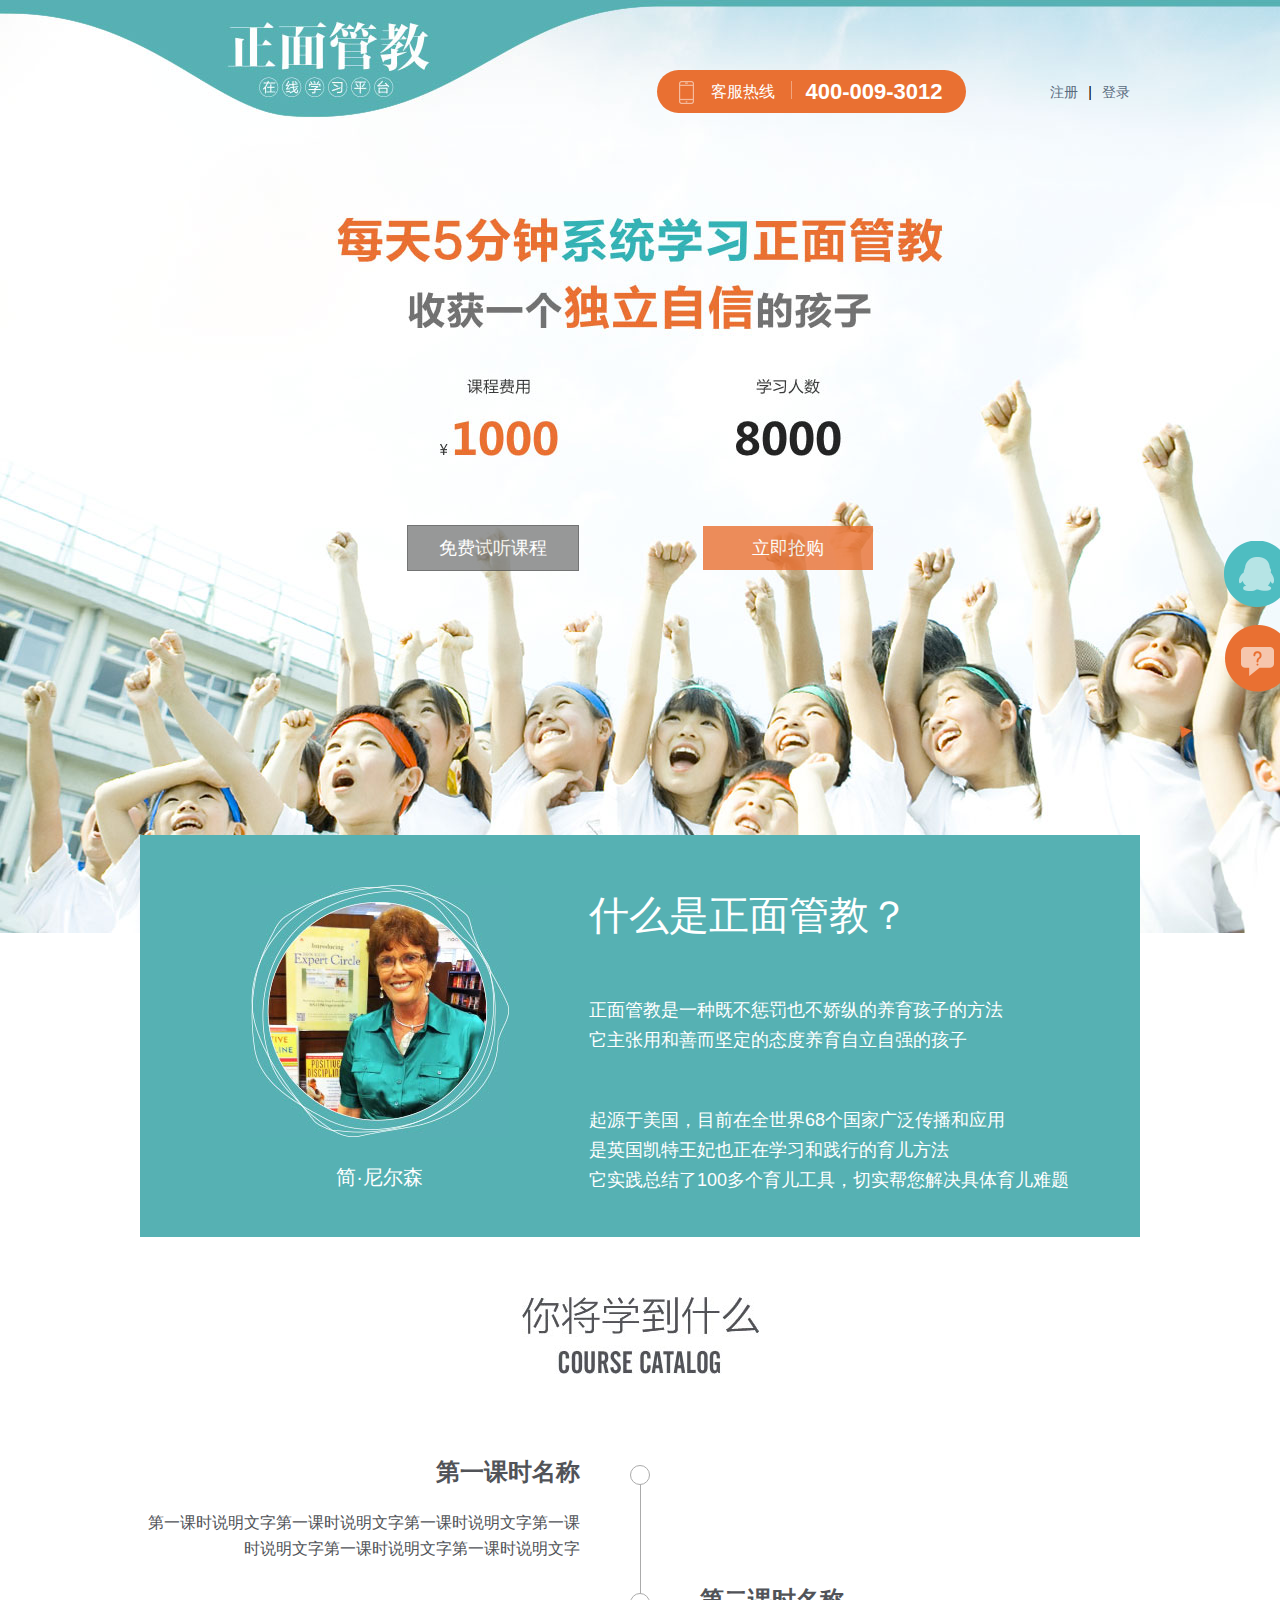
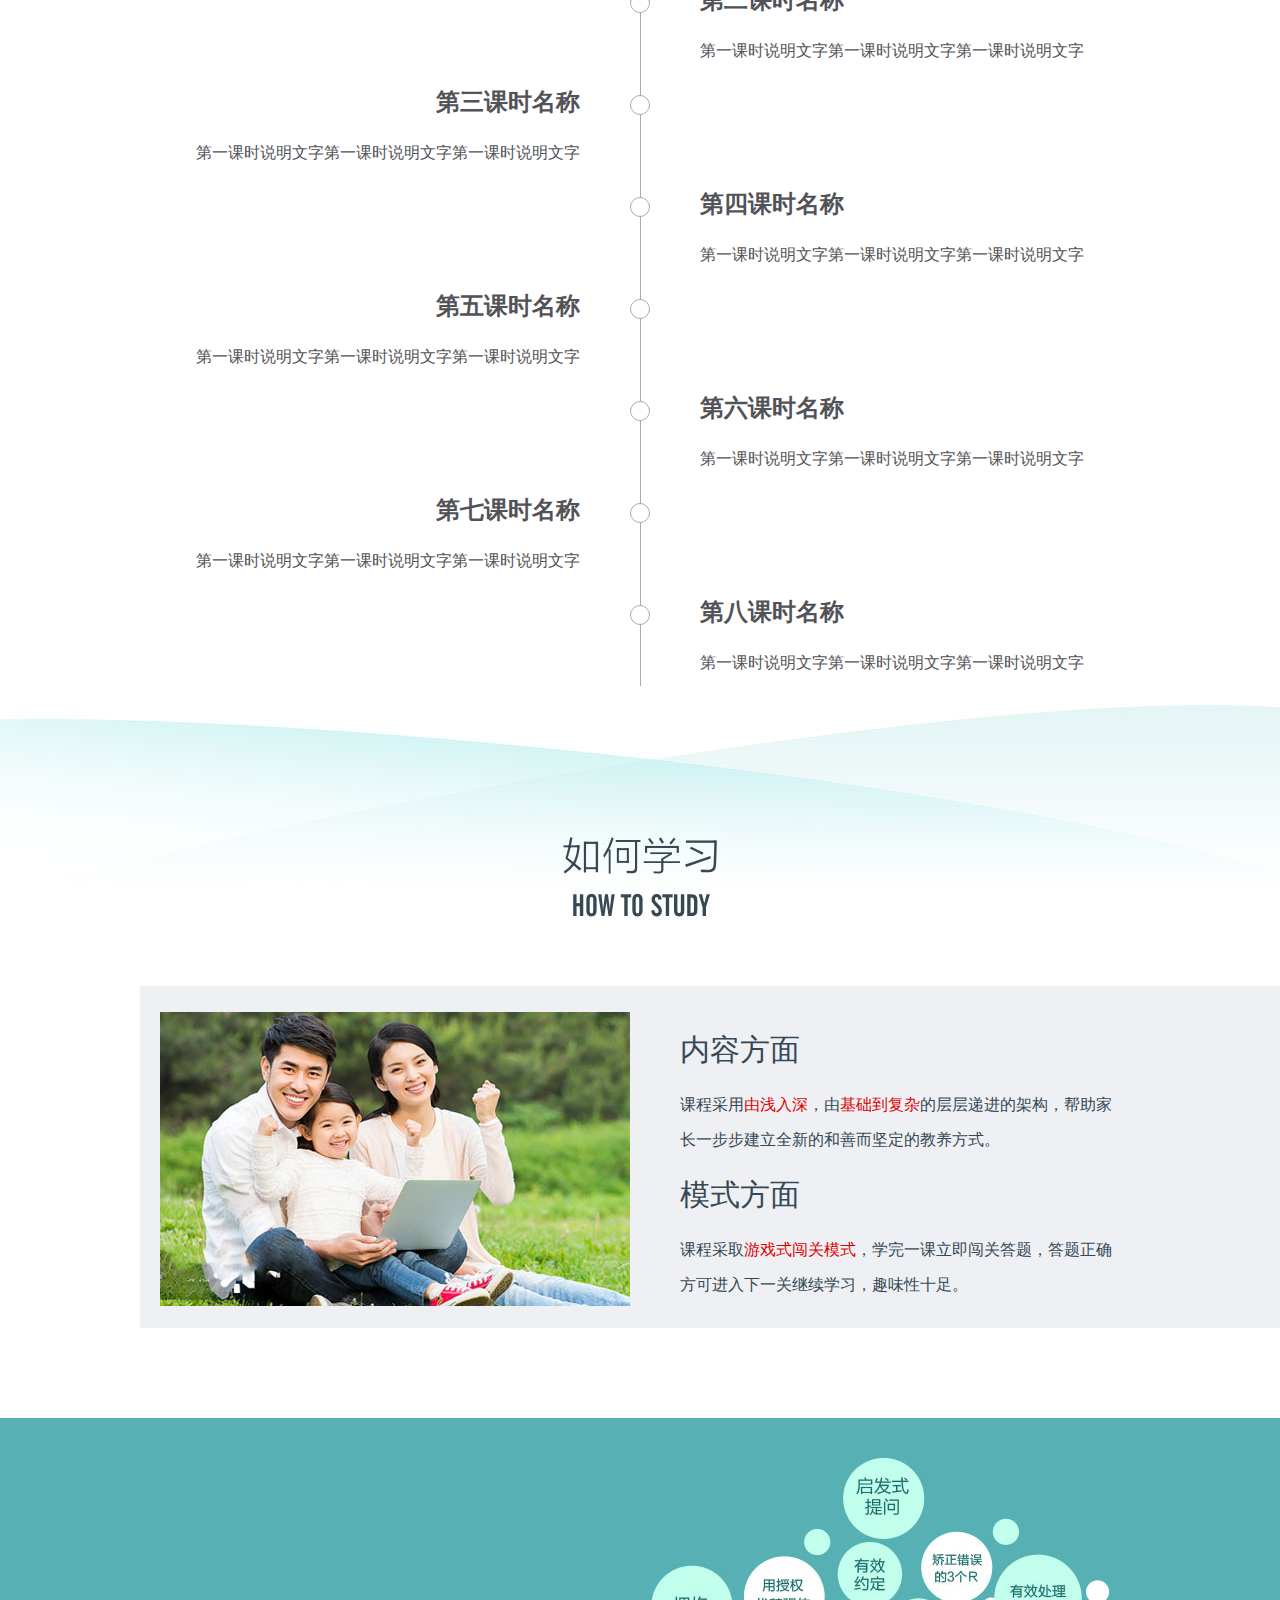
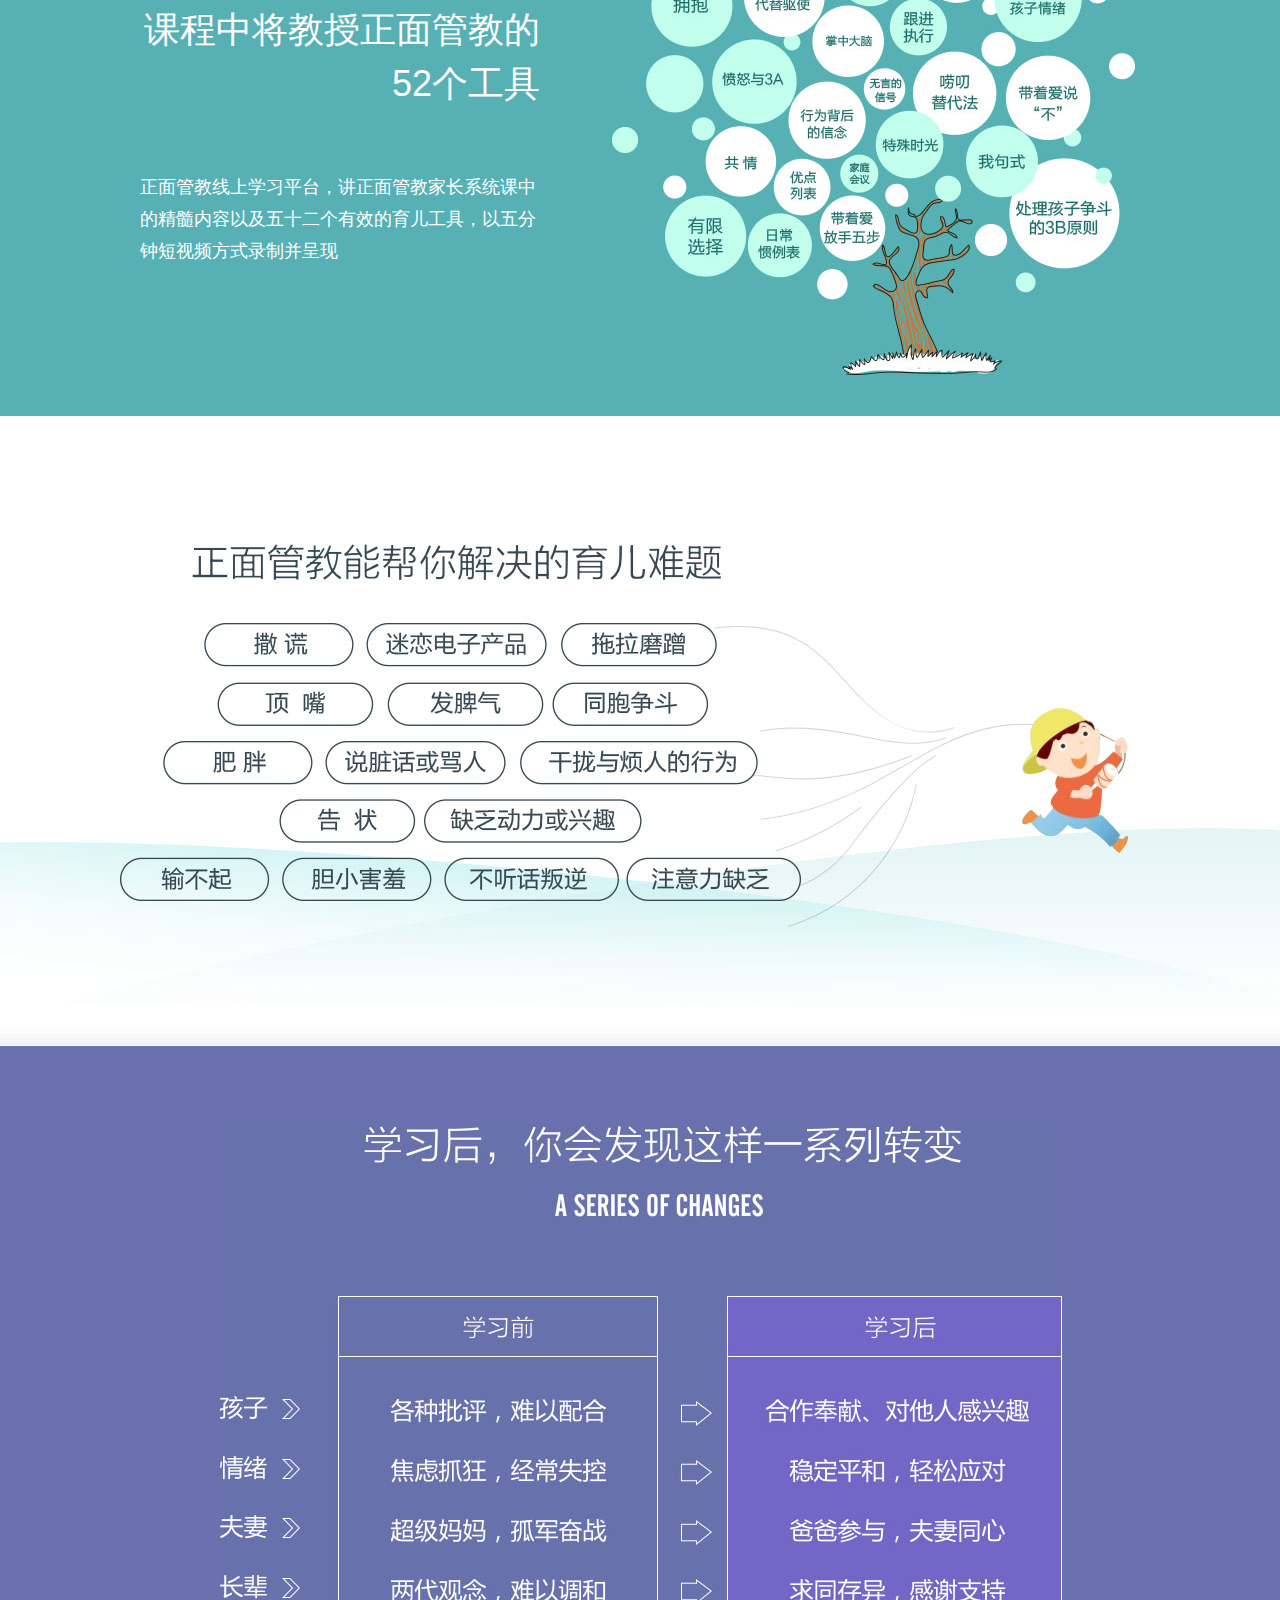
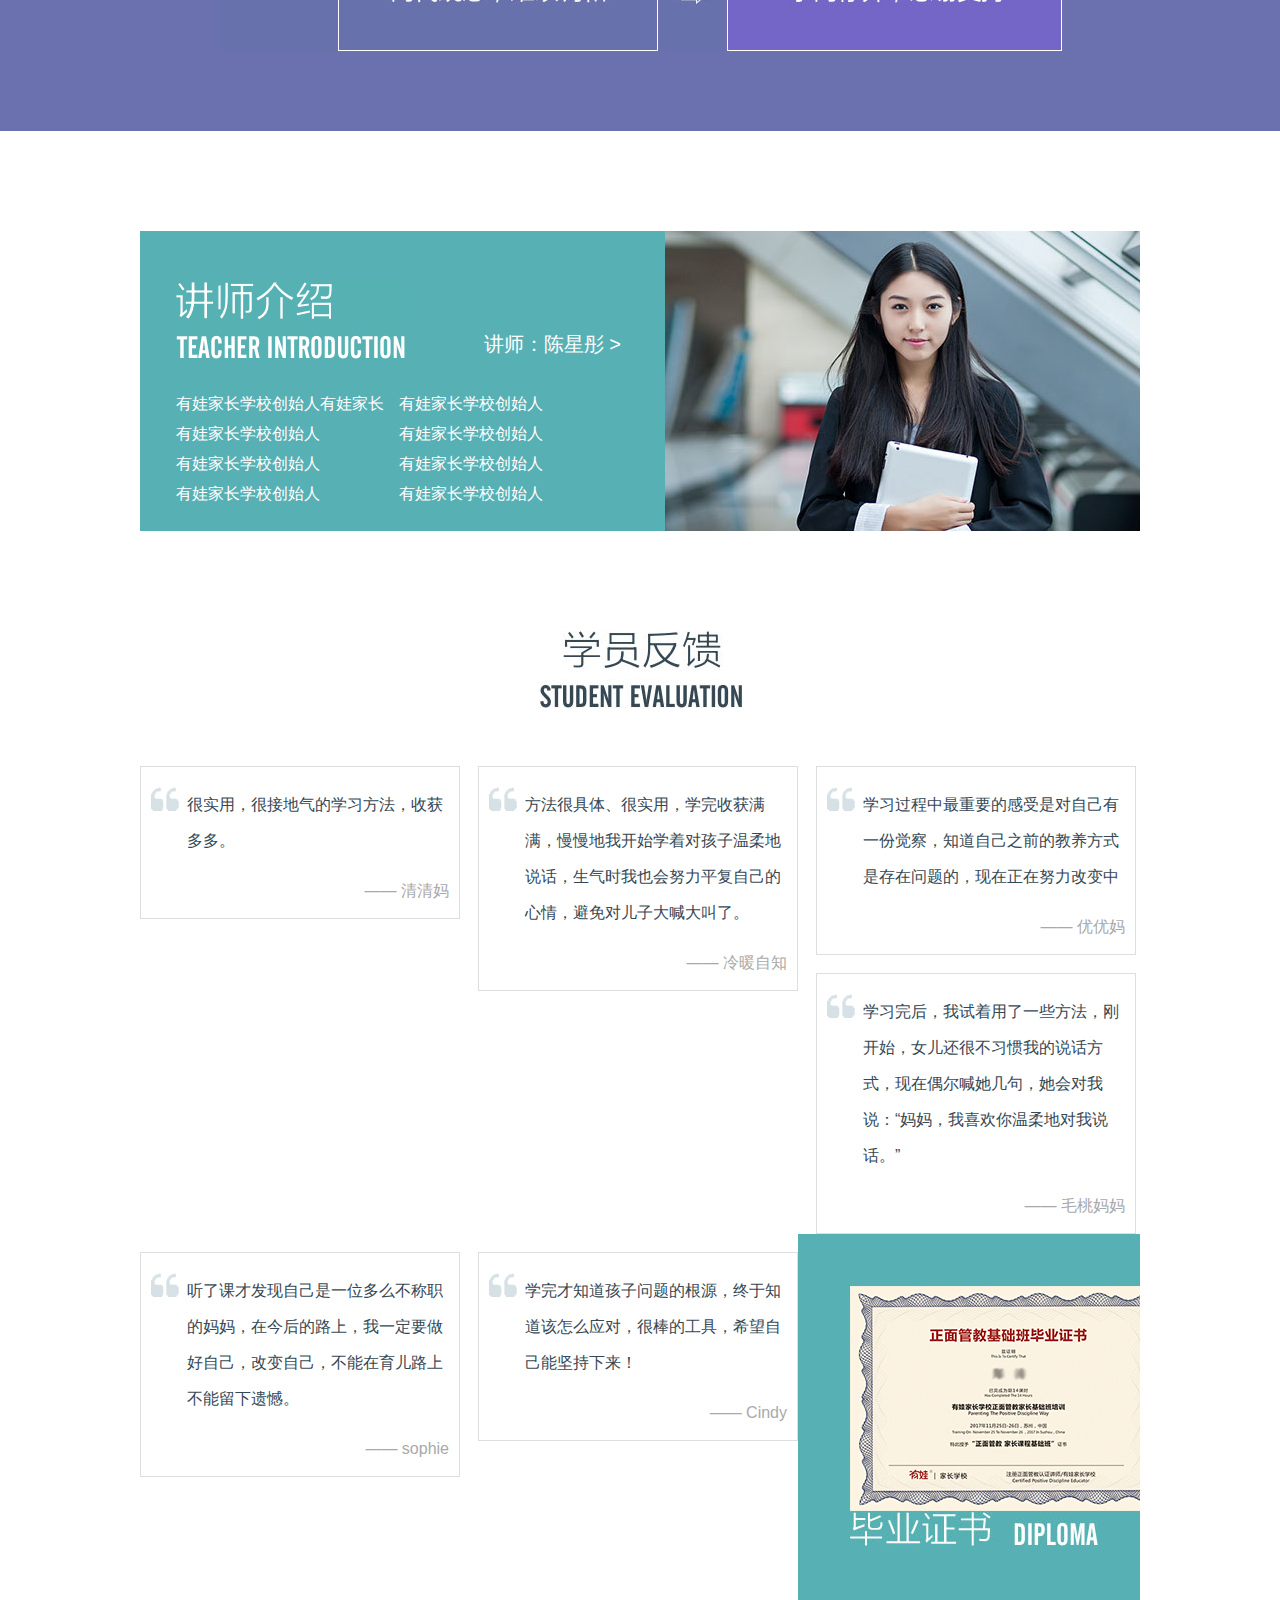
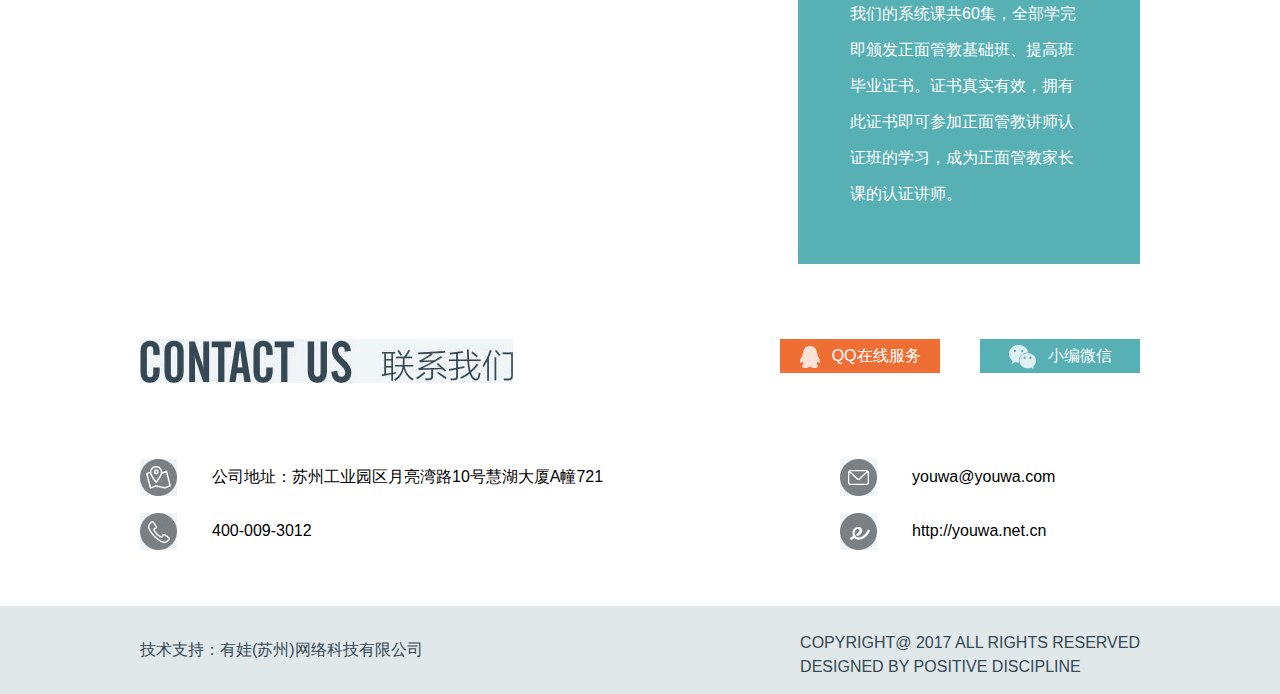
<file: 有娃学习系统页面/index.html>
﻿<!DOCTYPE html PUBLIC "-//W3C//DTD XHTML 1.0 Transitional//EN" "http://www.w3.org/TR/xhtml1/DTD/xhtml1-transitional.dtd">
<html xmlns="http://www.w3.org/1999/xhtml">
<head>
<meta http-equiv="Content-Type" content="text/html; charset=utf-8" />
<title>有娃首页</title>
<link rel="stylesheet" href="http://res.layui.com/layui/dist/css/layui.css?t=1512984638033"  media="all">
<link rel="stylesheet" href="css/base.css"  media="all">
<link rel="stylesheet" href="css/style.css"  media="all">
<script type="text/javascript" src="http://js.tlt.cn/global/jquery/1.8/jquery.js"></script>
<script type="text/javascript" src="http://qf.tlt.cn/vote/web/public/wap/js/jquery.masonry.min.js"></script>
</head>
<style>
 html,body{height:auto;overflow:auto;}
</style>
<body>
    <div class="topbar_bg">
      <div class="wrap_c pr" style="height:933px;">
          <div class="login ">
            <p class="kefu clearf"><span style="line-height:43px;">客服热线</span><em class="tel">400-009-3012</em></p>
            <span class="link"><a href="">注册</a>|<a href="">登录</a></span>
          </div>
          <div class="btn_item tc">
              <a href="" class="btn_free">免费试听课程</a>
              <a href="" class="btn_buy">立即抢购</a>
          </div>
      </div>
    </div>
    <div class="wrap_c">
        <div class="jian_con">
          <div class="jian_img fl"><img src="images/index_jian.jpg"><p class="tc name">简·尼尔森</p></div>
          <div class="jian_info">
            <h2>什么是正面管教？</h2>
            <p>正面管教是一种既不惩罚也不娇纵的养育孩子的方法<br>它主张用和善而坚定的态度养育自立自强的孩子</p>
            <p>起源于美国，目前在全世界68个国家广泛传播和应用<br>是英国凯特王妃也正在学习和践行的育儿方法<br>它实践总结了100多个育儿工具，切实帮您解决具体育儿难题</p>
          </div>
        </div>
        <div class="catalog">
            <div class="catalog_tit tc"><img src="images/hd_01.jpg"></div>
            <div class="catalog_con">
                <div class="catalog_item lt fl">
                  <h2>第一课时名称</h2>
                  <p>第一课时说明文字第一课时说明文字第一课时说明文字第一课时说明文字第一课时说明文字第一课时说明文字</p>
                </div>
                <div class="clearf"></div>
                <div class="catalog_item rt fr">
                  <h2>第二课时名称</h2>
                  <p>第一课时说明文字第一课时说明文字第一课时说明文字</p>
                </div>
                <div class="clearf"></div>
                <div class="catalog_item lt fl">
                  <h2>第三课时名称</h2>
                  <p>第一课时说明文字第一课时说明文字第一课时说明文字</p>
                </div>
                <div class="clearf"></div>
                <div class="catalog_item rt fr">
                  <h2>第四课时名称</h2>
                  <p>第一课时说明文字第一课时说明文字第一课时说明文字</p>
                </div>
                <div class="clearf"></div>
                <div class="catalog_item lt fl">
                  <h2>第五课时名称</h2>
                  <p>第一课时说明文字第一课时说明文字第一课时说明文字</p>
                </div>
                <div class="clearf"></div>
                <div class="catalog_item rt fr">
                  <h2>第六课时名称</h2>
                  <p>第一课时说明文字第一课时说明文字第一课时说明文字</p>
                </div>
                <div class="clearf"></div>
                <div class="catalog_item lt fl">
                  <h2>第七课时名称</h2>
                  <p>第一课时说明文字第一课时说明文字第一课时说明文字</p>
                </div>
                <div class="clearf"></div>
                <div class="catalog_item rt fr">
                  <h2>第八课时名称</h2>
                  <p>第一课时说明文字第一课时说明文字第一课时说明文字</p>
                </div>
                <div class="clearf"></div>
            </div>
        </div>
    </div>
    <div class="howstudy_bg">
        <div class="wrap_c">
          <div class="howstudy_con clearf">
              <div class="fl"><img src="images/img_01.jpg" width="470" height="294"></div>
              <div class="howstudy_info">
                <h2>内容方面</h2>
                <p>课程采用<em>由浅入深</em>，由<em>基础到复杂</em>的层层递进的架构，帮助家长一步步建立全新的和善而坚定的教养方式。</p>
                <h2>模式方面</h2>
                <p>课程采取<em>游戏式闯关模式</em>，学完一课立即闯关答题，答题正确方可进入下一关继续学习，趣味性十足。</p>
              </div>
          </div>
        </div>
    </div>
    <div class="tooltree_bg">
        <div class="wrap_c">
            <div class="tooltree_con">
                <h2 class="tr">课程中将教授正面管教的52个工具</h2>
                <p class="f18">正面管教线上学习平台，讲正面管教家长系统课中的精髓内容以及五十二个有效的育儿工具，以五分钟短视频方式录制并呈现</p>
            </div>
        </div>
    </div>
    <div class="tag_bg"></div>
    <div class="changes_bg">
      <div class="wrap_c tc"><img src="images/index_change.jpg"></div>
    </div>
    <div class="teacher_bg wrap_c clearf">
      <div class="teacher_info fl">
          <div class="name pr">
              <h2>讲师：陈星彤 ></h2>
          </div>
          <ul>
             <li>有娃家长学校创始人有娃家长学校创始人</li>
             <li>有娃家长学校创始人</li>
             <li>有娃家长学校创始人</li>
             <li>有娃家长学校创始人</li>
             <li>有娃家长学校创始人</li>
             <li>有娃家长学校创始人</li>
             <li>有娃家长学校创始人</li>
             <li>有娃家长学校创始人</li>
          </ul>
      </div>
      <div class="teacher_img fr"><img src="images/img_02.jpg" width="475" height="300"></div>
    </div>
    <div class="stu_eval">
        <div class="stu_eval_hd tc"><img src="images/hd_04.jpg"></div>
        <div class="stu_eval_con wrap_c masonry">
          <ul class="masonry">
              <li class="item"><p>很实用，很接地气的学习方法，收获多多。</p><span>—— 清清妈</span></li>
              <li class="item"><p>方法很具体、很实用，学完收获满满，慢慢地我开始学着对孩子温柔地说话，生气时我也会努力平复自己的心情，避免对儿子大喊大叫了。</p><span>—— 冷暖自知</span></li>
              <li class="item"><p>学习过程中最重要的感受是对自己有一份觉察，知道自己之前的教养方式是存在问题的，现在正在努力改变中</p><span>—— 优优妈</span></li>
              <li class="item"><p>学习完后，我试着用了一些方法，刚开始，女儿还很不习惯我的说话方式，现在偶尔喊她几句，她会对我说：“妈妈，我喜欢你温柔地对我说话。”</p><span>—— 毛桃妈妈</span></li>
              <li class="item"><p>听了课才发现自己是一位多么不称职的妈妈，在今后的路上，我一定要做好自己，改变自己，不能在育儿路上不能留下遗憾。</p><span>—— sophie</span></li>
              <li class="item"><p>学完才知道孩子问题的根源，终于知道该怎么应对，很棒的工具，希望自己能坚持下来！</p><span>—— Cindy</span></li>
              
          </ul>
        </div>
        <script type="text/javascript">
            var $container = $('.stu_eval_con ul');
            $container.masonry({
                itemSelector: '.item'
            });  
      </script>
    </div>
    <div class="wrap_c">
      <div class="diploma">
        <div class="diploma_img fl"><img src="images/img_03.jpg"></div>
        <div class="diploma_ft">
          <h2><img src="images/hd_05.jpg"></h2>
          <p>我们的系统课共60集，全部学完即颁发正面管教基础班、提高班毕业证书。证书真实有效，拥有此证书即可参加正面管教讲师认证班的学习，成为正面管教家长课的认证讲师。</p>
        </div>
      </div>
    </div>
    <div class="wrap_c contactus">
      <h2 class="fl"><img src="images/hd_06.jpg"></h2>
      <div class="contactus_btn fr">
        <a href="" class="qq">QQ在线服务</a>
        <a href="" class="wchat">小编微信</a>
      </div>
      <div class="clearf"></div>
      <ul class="contactus_item f16 clearf">
        <li class="a"><a href="">公司地址：苏州工业园区月亮湾路10号慧湖大厦A幢721</a></li>
        <li class="b"><a href="">youwa@youwa.com</a></li>
        <li class="c"><a href="">400-009-3012</a></li>
        <li class="d"><a href="">http://youwa.net.cn</a></li>
      </ul>
    </div>
    <div class="copyright">
      <div class="wrap_c clearf f16">
        <p style="line-height:88px;" class="fl">技术支持：有娃(苏州)网络科技有限公司</p>
        <p class="fr" style="margin-top:25px;">COPYRIGHT@ 2017 ALL RIGHTS RESERVED<br>DESIGNED BY POSITIVE DISCIPLINE</p>
      </div>
    </div>
    <div class="fix_rt">
  <ul>
    <li><a href="" class="qq pr"><img src="images/fix_01.png"><p class="txt">嘿，有什么可以帮助您的吗？</p></a></li>
    <li><a href="" class="help pr"><img src="images/fix_02.png"><p class="txt">帮助与常见问题归纳</p></a></li>
  </ul>
</div>
</body>
</html>
</file>
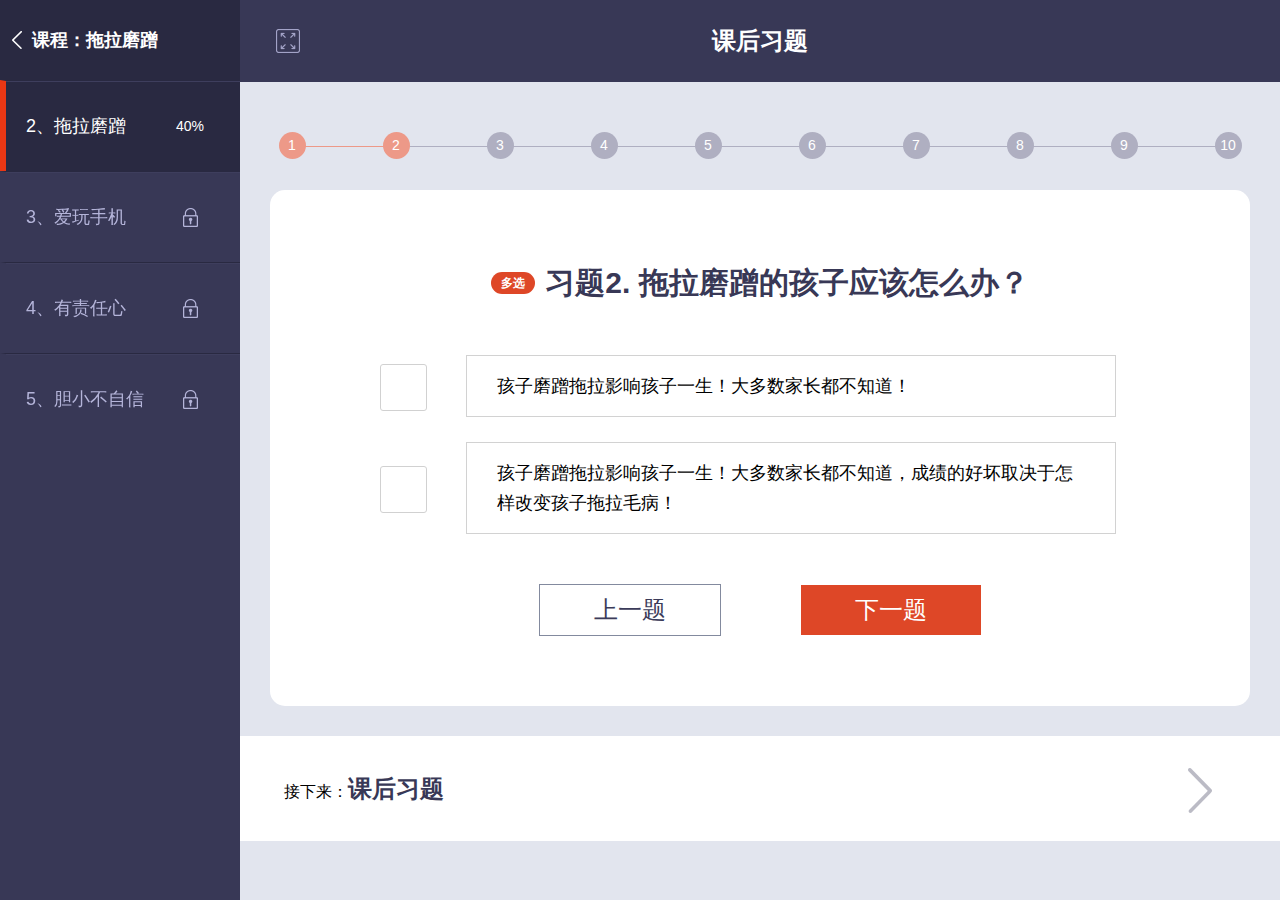
<file: 有娃学习系统页面/checkbox.html>
﻿<!DOCTYPE html PUBLIC "-//W3C//DTD XHTML 1.0 Transitional//EN" "http://www.w3.org/TR/xhtml1/DTD/xhtml1-transitional.dtd">
<html xmlns="http://www.w3.org/1999/xhtml">
<head>
<meta http-equiv="Content-Type" content="text/html; charset=utf-8" />
<title>有娃首页</title>
<link rel="stylesheet" href="http://res.layui.com/layui/dist/css/layui.css?t=1512984638033"  media="all">
<link rel="stylesheet" href="css/base.css"  media="all">
<link rel="stylesheet" href="css/style.css"  media="all">
<script type="text/javascript" src="http://js.tlt.cn/global/jquery/1.8/jquery.js"></script>
</head>

<body>
  <div class="wrap">
  <div class="leftbar">
      <div class="scroll">
          <div class="leftbar_tit" style="background-color:#292941;"><h2 style="font-size:18px;">课程：拖拉磨蹭</h2></div>
          <ul class="leftbar_nav">
            <li><a href="" class="hover">2、拖拉磨蹭<span class="icon">40%</span></a></li>
            <li><a href="">3、爱玩手机<span class="icon icon-lock"></span></a></li>
            <li><a href="">4、有责任心<span class="icon icon-lock"></span></a></li>
            <li><a href="">5、胆小不自信<span class="icon icon-lock"></span></a></li>
          </ul>
      </div>
  </div>
  <div class="content">
    <div class="main">
      <div class="detail_tp">
          <h2><i class="icon_full" onclick="fullscreen()"></i>课后习题</h2>
      </div>
      <div class="step pr">
            <ul>
              <li class="hover"><a href="#">1</a></li><li class="hover"><a href="#">2</a></li><li><a href="#">3</a></li><li><a href="#">4</a></li><li><a href="#">5</a></li><li><a href="#">6</a></li><li><a href="#">7</a></li><li><a href="#">8</a></li><li><a href="#">9</a></li><li><a href="#">10</a></li>
            </ul>
          </div>
      <div class="detail_padd">
          <div class="checkbox_con">
              <h2 class="hastag_ck">习题2. 拖拉磨蹭的孩子应该怎么办？</h2>
              <ul>
                <li><label>孩子磨蹭拖拉影响孩子一生！大多数家长都不知道！<div class="label"><input type="checkbox" name="t1" id="t1" class="checkbox"><span class="checkboxInput"></span></div></label></li>
                <li><label>孩子磨蹭拖拉影响孩子一生！大多数家长都不知道，成绩的好坏取决于怎样改变孩子拖拉毛病！<div class="label"><input type="checkbox" name="t1" id="t2" class="checkbox"><span class="checkboxInput"></span></div></label></li>
              </ul>
              <div class="checkbox_btn tc">
                <a href="" class="btn_pre btn-normal">上一题</a>
                <a href="" class="btn_next btn-normal">下一题</a>
              </div>
          </div>
      </div>
      <div class="nextclass">
        <h2><a href="" class="link">接下来：<b style="color:#383856;">课后习题</b></a></h2>
      </div>
    </div>
  </div>
  </div>
  <script type="text/javascript">
    function fullscreen(){
        var leftbar=$('.leftbar');
        var content=$('.content');
        if(leftbar.is(":hidden")){
           leftbar.show();
           content.css({'left':'240px'});
        }
        else{
          leftbar.fadeOut();
           content.css({'left':'0'});
        }
    }
    $('.checkbox').change(function(){
      if($(this).is(':checked')){
        $(this).parents('li').addClass('hover'); 
      } 
      else{
        $(this).parents('li').removeClass('hover');
      }
    })
    $('.radio').click(function(){
      $(this).parents('li').addClass('hover').siblings().removeClass('hover');
    })

  </script>
</body>
</html>
</file>
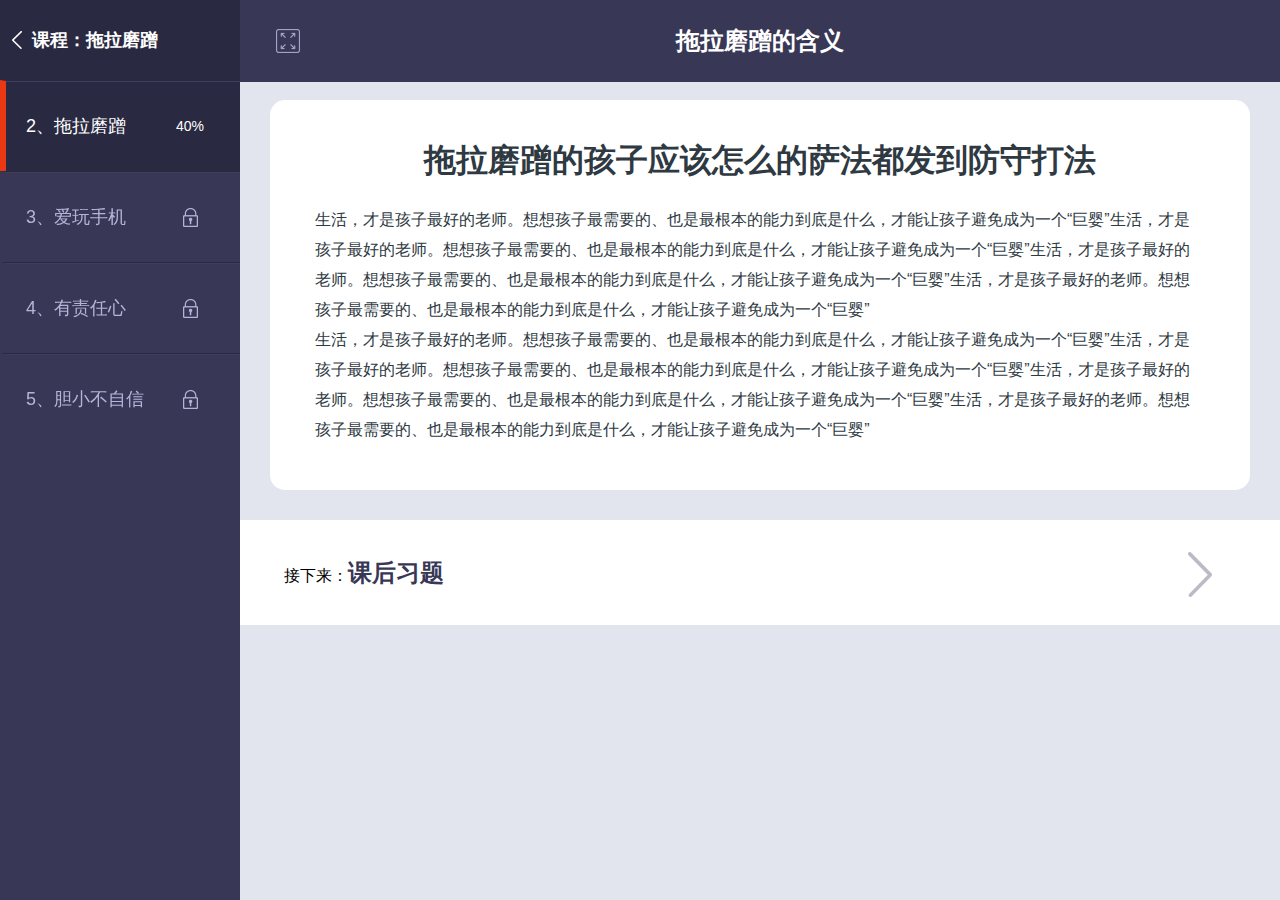
<file: 有娃学习系统页面/detail_txt.html>
﻿<!DOCTYPE html PUBLIC "-//W3C//DTD XHTML 1.0 Transitional//EN" "http://www.w3.org/TR/xhtml1/DTD/xhtml1-transitional.dtd">
<html xmlns="http://www.w3.org/1999/xhtml">
<head>
<meta http-equiv="Content-Type" content="text/html; charset=utf-8" />
<title>有娃首页</title>
<link rel="stylesheet" href="http://res.layui.com/layui/dist/css/layui.css?t=1512984638033"  media="all">
<link rel="stylesheet" href="css/base.css"  media="all">
<link rel="stylesheet" href="css/style.css"  media="all">
<script type="text/javascript" src="http://js.tlt.cn/global/jquery/1.8/jquery.js"></script>
</head>

<body>
  <div class="wrap">
  <div class="leftbar">
      <div class="scroll">
          <div class="leftbar_tit" style="background-color:#292941;"><h2 style="font-size:18px;">课程：拖拉磨蹭</h2></div>
          <ul class="leftbar_nav">
            <li><a href="" class="hover">2、拖拉磨蹭<span class="icon">40%</span></a></li>
            <li><a href="">3、爱玩手机<span class="icon icon-lock"></span></a></li>
            <li><a href="">4、有责任心<span class="icon icon-lock"></span></a></li>
            <li><a href="">5、胆小不自信<span class="icon icon-lock"></span></a></li>
          </ul>
      </div>
  </div>
  <div class="content">
    <div class="main">
      <div class="detail_tp">
          <h2><i class="icon_full" onclick="fullscreen()"></i>拖拉磨蹭的含义</h2>
      </div>
      <div class="detail_padd">
          <div class="detail_con">
             <h2 class="tc">拖拉磨蹭的孩子应该怎么的萨法都发到防守打法</h2>
             <p>生活，才是孩子最好的老师。想想孩子最需要的、也是最根本的能力到底是什么，才能让孩子避免成为一个“巨婴”生活，才是孩子最好的老师。想想孩子最需要的、也是最根本的能力到底是什么，才能让孩子避免成为一个“巨婴”生活，才是孩子最好的老师。想想孩子最需要的、也是最根本的能力到底是什么，才能让孩子避免成为一个“巨婴”生活，才是孩子最好的老师。想想孩子最需要的、也是最根本的能力到底是什么，才能让孩子避免成为一个“巨婴”</p>
             <p>生活，才是孩子最好的老师。想想孩子最需要的、也是最根本的能力到底是什么，才能让孩子避免成为一个“巨婴”生活，才是孩子最好的老师。想想孩子最需要的、也是最根本的能力到底是什么，才能让孩子避免成为一个“巨婴”生活，才是孩子最好的老师。想想孩子最需要的、也是最根本的能力到底是什么，才能让孩子避免成为一个“巨婴”生活，才是孩子最好的老师。想想孩子最需要的、也是最根本的能力到底是什么，才能让孩子避免成为一个“巨婴”</p>
          </div>
      </div>
      <div class="nextclass">
        <h2><a href="" class="link">接下来：<b style="color:#383856;">课后习题</b></a></h2>
      </div>
    </div>
  </div>
  </div>
  <script type="text/javascript">
    function fullscreen(){
        var leftbar=$('.leftbar');
        var content=$('.content');
        if(leftbar.is(":hidden")){
           leftbar.show();
           content.css({'left':'240px'});
        }
        else{
          leftbar.hide();
           content.css({'left':'0'});
        }
    }
  </script>
</body>
</html>
</file>
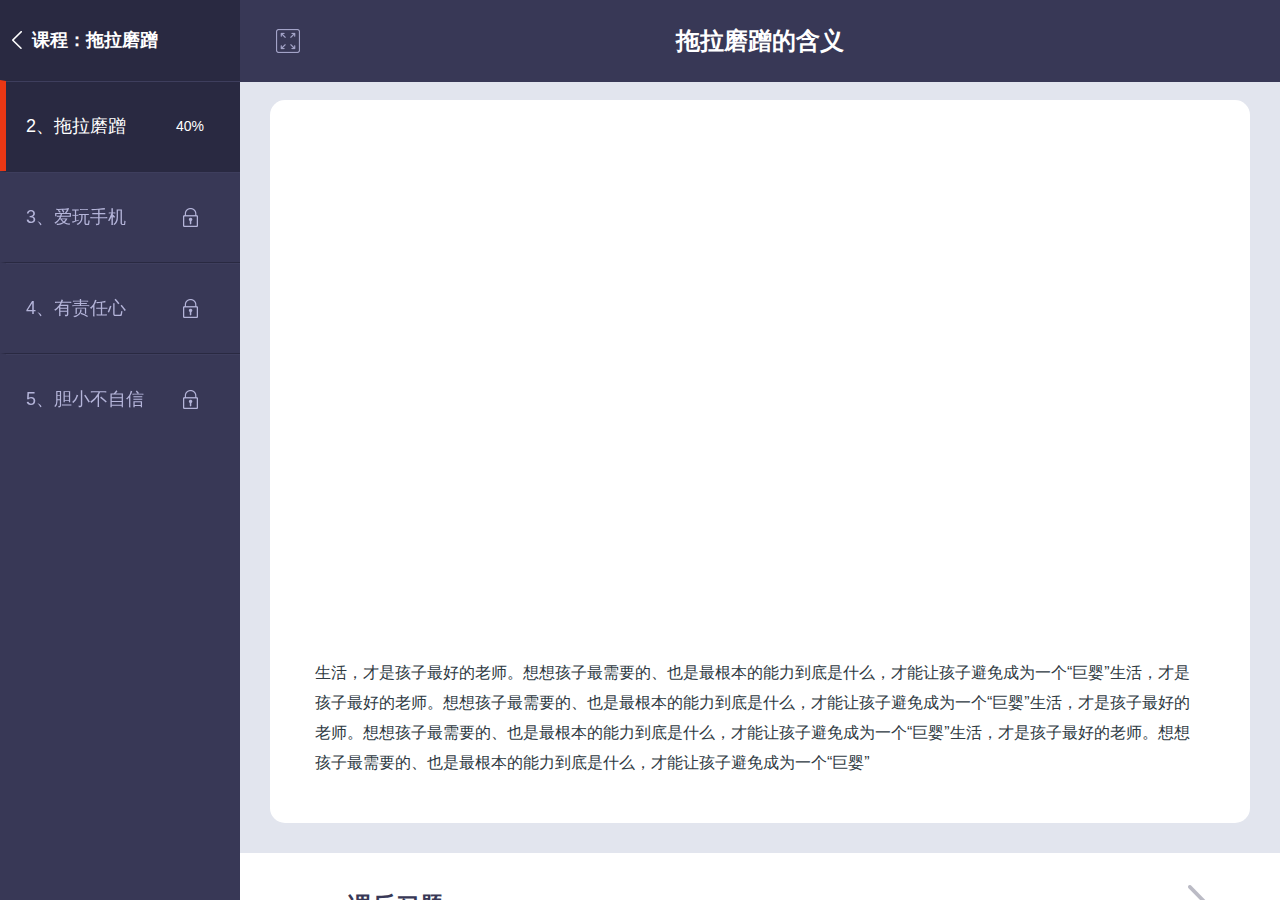
<file: 有娃学习系统页面/detail_video.html>
﻿<!DOCTYPE html PUBLIC "-//W3C//DTD XHTML 1.0 Transitional//EN" "http://www.w3.org/TR/xhtml1/DTD/xhtml1-transitional.dtd">
<html xmlns="http://www.w3.org/1999/xhtml">
<head>
<meta http-equiv="Content-Type" content="text/html; charset=utf-8" />
<title>有娃首页</title>
<link rel="stylesheet" href="http://res.layui.com/layui/dist/css/layui.css?t=1512984638033"  media="all">
<link rel="stylesheet" href="css/base.css"  media="all">
<link rel="stylesheet" href="css/style.css"  media="all">
<script type="text/javascript" src="http://js.tlt.cn/global/jquery/1.8/jquery.js"></script>
</head>

<body>
  <div class="wrap">
  <div class="leftbar">
      <div class="scroll">
          <div class="leftbar_tit" style="background-color:#292941;"><h2 style="font-size:18px;">课程：拖拉磨蹭</h2></div>
          <ul class="leftbar_nav">
            <li><a href="" class="hover">2、拖拉磨蹭<span class="icon">40%</span></a></li>
            <li><a href="">3、爱玩手机<span class="icon icon-lock"></span></a></li>
            <li><a href="">4、有责任心<span class="icon icon-lock"></span></a></li>
            <li><a href="">5、胆小不自信<span class="icon icon-lock"></span></a></li>
          </ul>
      </div>
  </div>
  <div class="content">
    <div class="main">
      <div class="detail_tp">
          <h2><i class="icon_full" onclick="fullscreen()"></i>拖拉磨蹭的含义</h2>
      </div>
      <div class="detail_padd">
          <div class="detail_con">
             <div style="margin-bottom:15px;"><iframe height=498 width="100%"  src='http://player.youku.com/embed/XMzE4NjQwNzIxNg==' frameborder=0 'allowfullscreen'></iframe></div>
             <p>生活，才是孩子最好的老师。想想孩子最需要的、也是最根本的能力到底是什么，才能让孩子避免成为一个“巨婴”生活，才是孩子最好的老师。想想孩子最需要的、也是最根本的能力到底是什么，才能让孩子避免成为一个“巨婴”生活，才是孩子最好的老师。想想孩子最需要的、也是最根本的能力到底是什么，才能让孩子避免成为一个“巨婴”生活，才是孩子最好的老师。想想孩子最需要的、也是最根本的能力到底是什么，才能让孩子避免成为一个“巨婴”</p>
          </div>
      </div>
      <div class="nextclass">
        <h2><a href="" class="link">接下来：<b style="color:#383856;">课后习题</b></a></h2>
      </div>
    </div>
  </div>
  </div>
  <script type="text/javascript">
    function fullscreen(){
        var leftbar=$('.leftbar');
        var content=$('.content');
        if(leftbar.is(":hidden")){
           leftbar.show();
           content.css({'left':'240px'});
        }
        else{
          leftbar.hide();
           content.css({'left':'0'});
        }
    }
  </script>
</body>
</html>
</file>
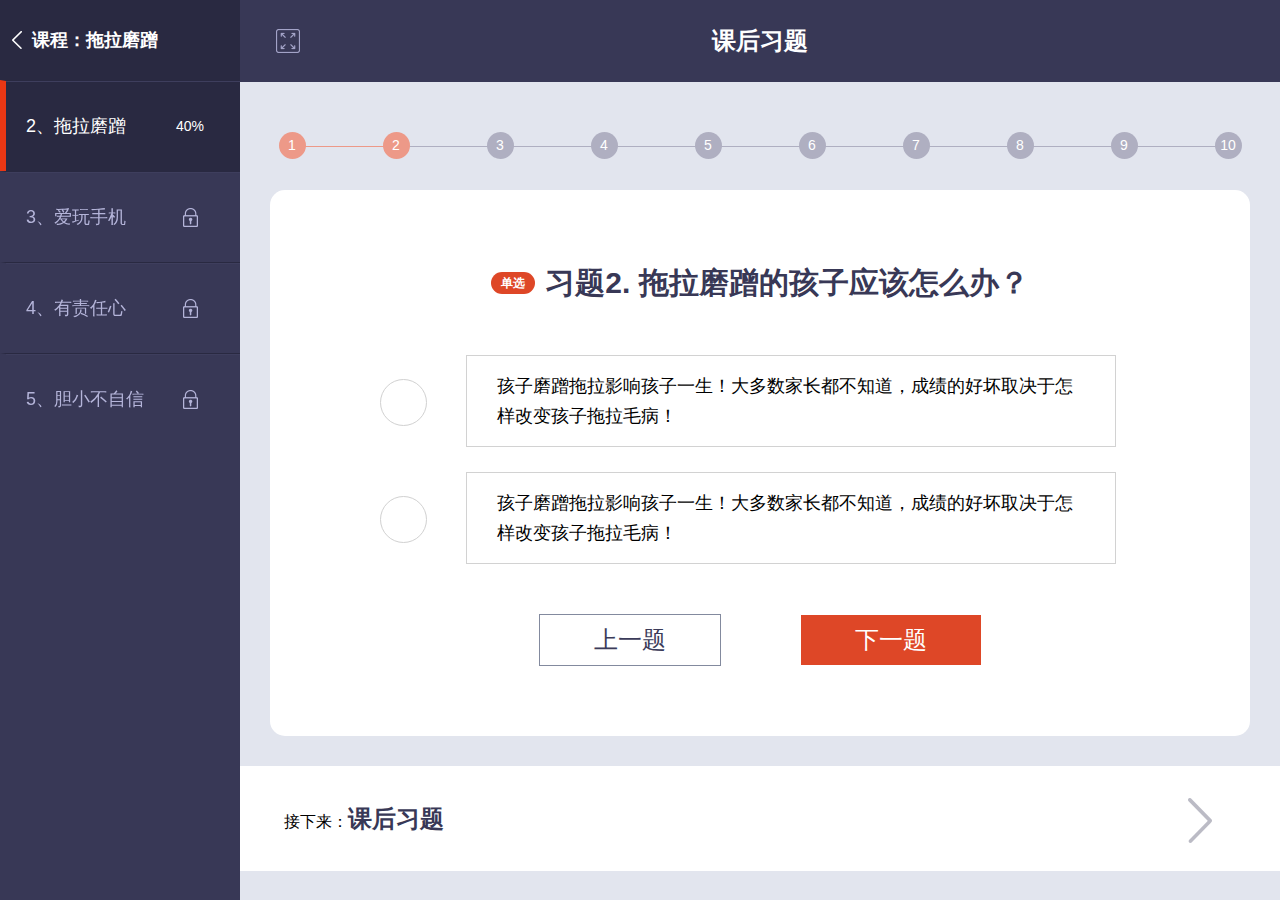
<file: 有娃学习系统页面/radio.html>
﻿<!DOCTYPE html PUBLIC "-//W3C//DTD XHTML 1.0 Transitional//EN" "http://www.w3.org/TR/xhtml1/DTD/xhtml1-transitional.dtd">
<html xmlns="http://www.w3.org/1999/xhtml">
<head>
<meta http-equiv="Content-Type" content="text/html; charset=utf-8" />
<title>有娃首页</title>
<link rel="stylesheet" href="http://res.layui.com/layui/dist/css/layui.css?t=1512984638033"  media="all">
<link rel="stylesheet" href="css/base.css"  media="all">
<link rel="stylesheet" href="css/style.css"  media="all">
<script type="text/javascript" src="http://js.tlt.cn/global/jquery/1.8/jquery.js"></script>
</head>

<body>
  <div class="wrap">
  <div class="leftbar">
      <div class="scroll">
          <div class="leftbar_tit" style="background-color:#292941;"><h2 style="font-size:18px;">课程：拖拉磨蹭</h2></div>
          <ul class="leftbar_nav">
            <li><a href="" class="hover">2、拖拉磨蹭<span class="icon">40%</span></a></li>
            <li><a href="">3、爱玩手机<span class="icon icon-lock"></span></a></li>
            <li><a href="">4、有责任心<span class="icon icon-lock"></span></a></li>
            <li><a href="">5、胆小不自信<span class="icon icon-lock"></span></a></li>
          </ul>
      </div>
  </div>
  <div class="content">
    <div class="main">
      <div class="detail_tp">
          <h2><i class="icon_full" onclick="fullscreen()"></i>课后习题</h2>
      </div>
      <div class="step pr">
            <ul>
              <li class="hover"><a href="#">1</a></li><li class="hover"><a href="#">2</a></li><li><a href="#">3</a></li><li><a href="#">4</a></li><li><a href="#">5</a></li><li><a href="#">6</a></li><li><a href="#">7</a></li><li><a href="#">8</a></li><li><a href="#">9</a></li><li><a href="#">10</a></li>
            </ul>
          </div>
      <div class="detail_padd">
          <div class="checkbox_con">
              <h2 class="hastag_rd">习题2. 拖拉磨蹭的孩子应该怎么办？</h2>
              <ul>
                <li><label>孩子磨蹭拖拉影响孩子一生！大多数家长都不知道，成绩的好坏取决于怎样改变孩子拖拉毛病！<div class="label"><input type="radio" name="r1" class="radio"><span class="radioInput"></span></div></label></li>
                <li><label>孩子磨蹭拖拉影响孩子一生！大多数家长都不知道，成绩的好坏取决于怎样改变孩子拖拉毛病！<div class="label"><input type="radio" name="r1" class="radio"><span class="radioInput"></span></div></label></li>
              </ul>
              <div class="checkbox_btn tc">
                <a href="" class="btn_pre btn-normal">上一题</a>
                <a href="" class="btn_next btn-normal">下一题</a>
              </div>
          </div>
      </div>
      <div class="nextclass">
        <h2><a href="" class="link">接下来：<b style="color:#383856;">课后习题</b></a></h2>
      </div>
    </div>
  </div>
  </div>
  <script type="text/javascript">
    function fullscreen(){
        var leftbar=$('.leftbar');
        var content=$('.content');
        if(leftbar.is(":hidden")){
           leftbar.show();
           content.css({'left':'240px'});
        }
        else{
          leftbar.fadeOut();
           content.css({'left':'0'});
        }
    }
    $('.checkbox').change(function(){
      if($(this).is(':checked')){
        $(this).parents('li').addClass('hover'); 
      } 
      else{
        $(this).parents('li').removeClass('hover');
      }
    })
    $('.radio').click(function(){
      $(this).parents('li').addClass('hover').siblings().removeClass('hover');
    })

  </script>
</body>
</html>
</file>
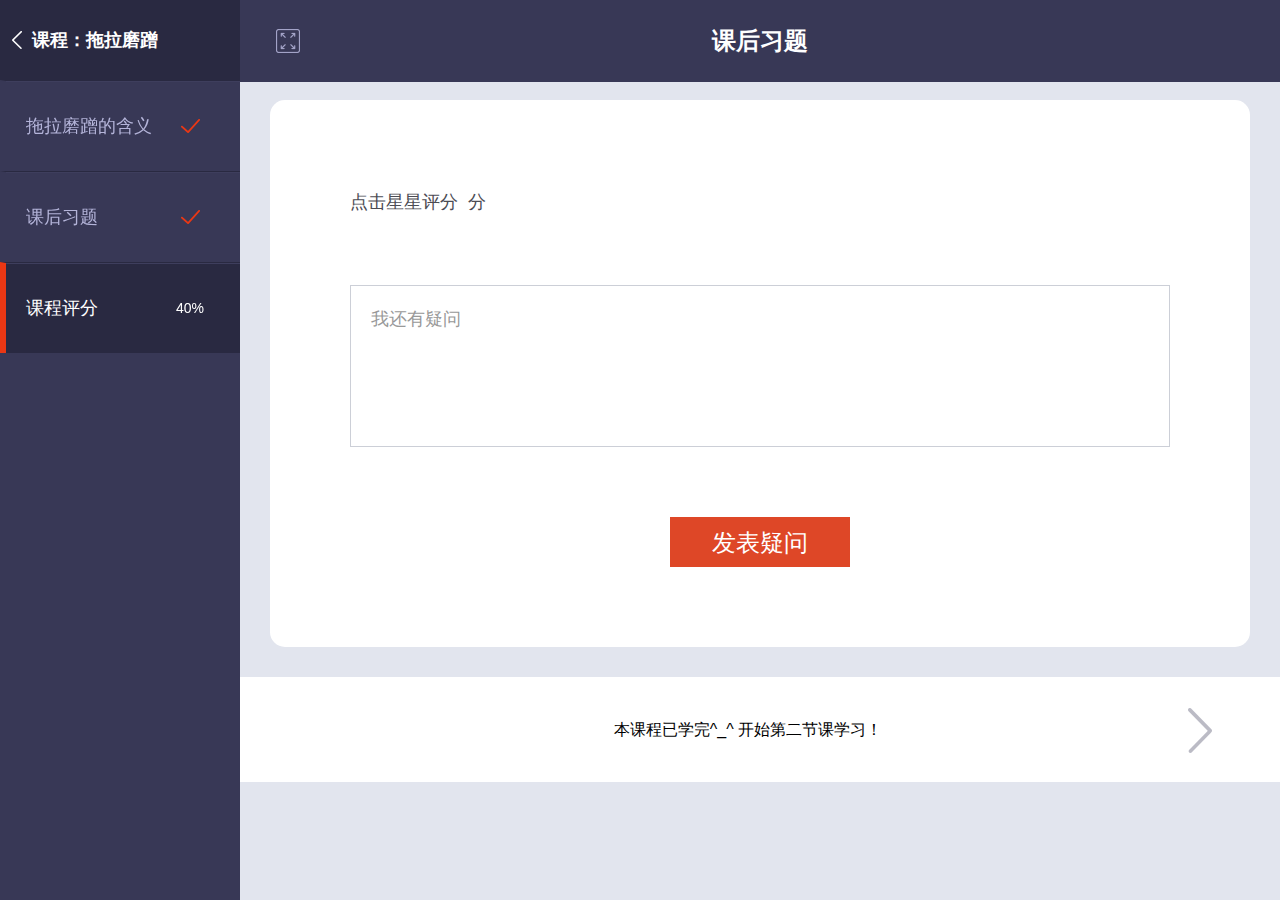
<file: 有娃学习系统页面/score.html>
﻿<!DOCTYPE html PUBLIC "-//W3C//DTD XHTML 1.0 Transitional//EN" "http://www.w3.org/TR/xhtml1/DTD/xhtml1-transitional.dtd">
<html xmlns="http://www.w3.org/1999/xhtml">
<head>
<meta http-equiv="Content-Type" content="text/html; charset=utf-8" />
<title>有娃首页</title>
<link rel="stylesheet" href="http://res.layui.com/layui/dist/css/layui.css?t=1512984638033"  media="all">
<link rel="stylesheet" href="css/base.css"  media="all">
<link rel="stylesheet" href="css/style.css"  media="all">
<script type="text/javascript" src="http://js.tlt.cn/global/jquery/1.8/jquery.js"></script>
<script type="text/javascript" src="js/jquery.raty.js"></script>
</head>

<body>
  <div class="wrap">
  <div class="leftbar">
      <div class="scroll">
          <div class="leftbar_tit" style="background-color:#292941;"><h2 style="font-size:18px;">课程：拖拉磨蹭</h2></div>
          <ul class="leftbar_nav">
            <li><a href="">拖拉磨蹭的含义<span class="icon icon-yes"></span></a></li>
            <li><a href="">课后习题<span class="icon icon-yes"></span></a></li>
            <li><a href="" class="hover">课程评分<span class="icon">40%</span></a></li>
          </ul>
      </div>
  </div>
  <div class="content">
    <div class="main">
      <div class="detail_tp">
          <h2><i class="icon_full" onclick="fullscreen()"></i>课后习题</h2>
      </div>
      <div class="detail_padd">
          <div class="score_con">
             <div class="clearf score_click">
               <div class="fl">点击星星评分</div>
               <div id="star" class="fl" data-score="5"></div>
               <div class="fl"><em id="hint"></em>分</div>
             </div>
             <div class="textarea_box" contenteditable="true" placeholder="我还有疑问"><br /></div>
             <button class="btn_sub btn-normal">发表疑问</button>
        </div>
      </div>
      <div class="nextclass">
        <h2><a href="#" class="link tc">本课程已学完^_^ 开始第二节课学习！</a></h2>
      </div>
    </div>
  </div>
  </div>
  <script type="text/javascript">
      $(function() {
        $.fn.raty.defaults.path = 'images';
        $('#star').raty({
           score: function() {

              return $(this).attr('data-score');

            },
            size : 46,
            target: '#hint',
            targetKeep: true,
             precision: true
        });
      })
    function fullscreen(){
        var leftbar=$('.leftbar');
        var content=$('.content');
        if(leftbar.is(":hidden")){
           leftbar.show();
           content.css({'left':'240px'});
        }
        else{
          leftbar.fadeOut();
           content.css({'left':'0'});
        }
    }
    $('.checkbox').change(function(){
      if($(this).is(':checked')){
        $(this).parents('label').addClass('hover'); 
      } 
      else{
        $(this).parents('label').removeClass('hover');
      }
    })
    $('.radio').click(function(){
      $(this).parent().addClass('hover').siblings().removeClass('hover');
    })

  </script>
</body>
</html>
</file>
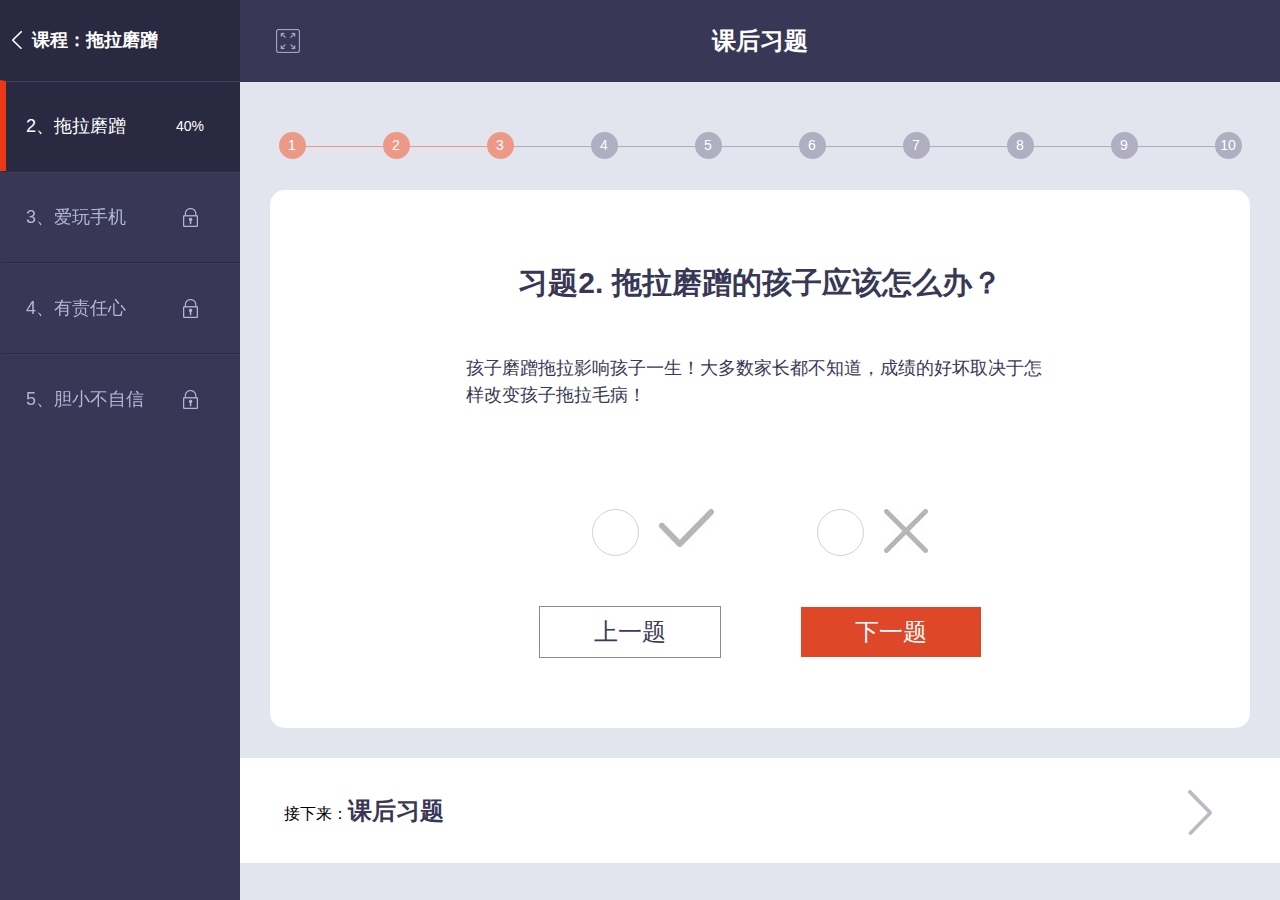
<file: 有娃学习系统页面/yes_no.html>
﻿<!DOCTYPE html PUBLIC "-//W3C//DTD XHTML 1.0 Transitional//EN" "http://www.w3.org/TR/xhtml1/DTD/xhtml1-transitional.dtd">
<html xmlns="http://www.w3.org/1999/xhtml">
<head>
<meta http-equiv="Content-Type" content="text/html; charset=utf-8" />
<title>有娃首页</title>
<link rel="stylesheet" href="http://res.layui.com/layui/dist/css/layui.css?t=1512984638033"  media="all">
<link rel="stylesheet" href="css/base.css"  media="all">
<link rel="stylesheet" href="css/style.css"  media="all">
<script type="text/javascript" src="http://js.tlt.cn/global/jquery/1.8/jquery.js"></script>
</head>

<body>
  <div class="wrap">
  <div class="leftbar">
      <div class="scroll">
          <div class="leftbar_tit" style="background-color:#292941;"><h2 style="font-size:18px;">课程：拖拉磨蹭</h2></div>
          <ul class="leftbar_nav">
            <li><a href="" class="hover">2、拖拉磨蹭<span class="icon">40%</span></a></li>
            <li><a href="">3、爱玩手机<span class="icon icon-lock"></span></a></li>
            <li><a href="">4、有责任心<span class="icon icon-lock"></span></a></li>
            <li><a href="">5、胆小不自信<span class="icon icon-lock"></span></a></li>
          </ul>
      </div>
  </div>
  <div class="content">
    <div class="main">
      <div class="detail_tp">
          <h2><i class="icon_full" onclick="fullscreen()"></i>课后习题</h2>
      </div>
      <div class="step pr">
            <ul>
              <li class="hover"><a href="#">1</a></li><li class="hover"><a href="#">2</a></li><li  class="hover"><a href="#">3</a></li><li><a href="#">4</a></li><li><a href="#">5</a></li><li><a href="#">6</a></li><li><a href="#">7</a></li><li><a href="#">8</a></li><li><a href="#">9</a></li><li><a href="#">10</a></li>
            </ul>
          </div>
      <div class="detail_padd">
          <div class="checkbox_con">
              <h2 class="">习题2. 拖拉磨蹭的孩子应该怎么办？</h2>
              <p style="color:#383856;font-size:18px;">孩子磨蹭拖拉影响孩子一生！大多数家长都不知道，成绩的好坏取决于怎样改变孩子拖拉毛病！</p>
              <div class="yesno tc">
                <label><input type="radio" name="t1" class="checkbox"><span class="radioInput"></span><img src="images/icon_yes_big.jpg"></label>
                <label><input type="radio" name="t1" class="checkbox"><span class="radioInput"></span><img src="images/icon_no_big.jpg"></label>
              </div>
              <div class="checkbox_btn tc">
                <a href="" class="btn_pre btn-normal">上一题</a>
                <a href="" class="btn_next btn-normal">下一题</a>
              </div>
          </div>
      </div>
      <div class="nextclass">
        <h2><a href="" class="link">接下来：<b style="color:#383856;">课后习题</b></a></h2>
      </div>
    </div>
  </div>
  </div>
  <script type="text/javascript">
    function fullscreen(){
        var leftbar=$('.leftbar');
        var content=$('.content');
        if(leftbar.is(":hidden")){
           leftbar.show();
           content.css({'left':'240px'});
        }
        else{
          leftbar.fadeOut();
           content.css({'left':'0'});
        }
    }
    $('.checkbox').change(function(){
      if($(this).is(':checked')){
        $(this).parents('label').addClass('hover'); 
      } 
      else{
        $(this).parents('label').removeClass('hover');
      }
    })
    $('.radio').click(function(){
      $(this).parent().addClass('hover').siblings().removeClass('hover');
    })

  </script>
</body>
</html>
</file>
<file: 有娃学习系统页面/css/base.css>
@charset "utf-8";
/* base css */
body,ul,ol,li,dl,dt,dd,p,h1,h2,h3,h4,h5,h6,div,form,fieldset,input,textarea,th,td{margin:0;padding:0;}
body{color:#000;font:14px/1.5 "Microsoft Yahei","微软雅黑",Tahoma,Arial,Helvetica,STHeiti,san-serif;}
h1,h2,h3,h4,h5,h6{font-size:14px;font-weight:normal;}
em,small,b,i,strong{font-weight:normal; font-style:normal; font-size:100%;}
table{border-collapse:collapse;border-spacing:0;}
input,button,select,textarea{outline:none;font-size:100%;}
fieldset,img,input{border:0;}
img{vertical-align:top;}
ul,ol,dl{list-style:none;}
/*宽度边距*/
.mt10{margin-top:10px;}
.mb10{margin-bottom:10px;}
.ml10{margin-left:10px;}
.mr10{margin-right:10px;}
/*定位对齐*/
.pr{position:relative;}
.pa{position:absolute;}
.pf{position:fixed;}
.mc{margin:0 auto;}
.fl{float:left;}
.fr{float:right;}
.tl{text-align:left;}
.tr{text-align:right;}
.tc{text-align:center}
.clearf{*zoom:1;}
.clearf:after{clear:both;content:"";display:table;}
/*文字*/
.fB{font-weight:bold;}
.fC{font-style:italic;}
.f10{font-size:10px;}
.f12{font-size:12px;}
.f14{font-size:14px;}
.f16{font-size:16px;}
.f18{font-size:18px;}
a{color:#000;text-decoration:none;outline: none;}
.unl:hover,.unl a:hover{text-decoration:underline;}
.cRed,.cRed a,.cRed a:visited{color:#ec1a5b;}
.cRed a:hover{color:#ec1a5b;}
.cWhite,.cWhite a,.cWhite a:visited{color:#fff;}
.cWhite a:hover{color:#fff;}
.c000,.c000 a,.c000 a:visited{color:#000;}
.c000 a:hover{color:#000;}
.c333,.c333 a,.c333 a:visited{color:#333;}
.c333 a:hover{color:#333;}
.c-sub,.c-sub a,.c-sub a:visited{color:#6d7e85;}
.c-h2,.c-h2 a,.c-h2 a:visited{color:#2e3942;}
</file>
<file: 有娃学习系统页面/css/style.css>
html,body{height:100%;overflow:hidden;}
.btn-normal:hover {
  background-image: -webkit-linear-gradient(to top, rgba(0, 0, 0, .08), rgba(0, 0, 0, .08));
  background-image: linear-gradient(to top, rgba(0, 0, 0, .08), rgba(0, 0, 0, .08));
}
.leftbar{width:240px;height:100%;background-color:#383856;position:fixed;left:0;top:0;bottom:0;}
.leftbar .scroll{width:260px;overflow-x:hidden;height:100%;}
.content{height:100%;min-width:1000px;position:absolute;top:0;bottom:0;left:240px;right:0;overflow:auto;background-color:#e2e5ee;transition:all 0.2s linear;}
.leftbar_tit{height:80px;line-height:80px;background-color:#de4727;color:#fff;padding-left:12px;}
.leftbar_tit h2{background:url(../images/icon_arr_left.png) no-repeat scroll left;padding-left:20px;font-size:20px;font-weight:bold;}
.leftbar_login{background-color:#42426b;padding:30px 20px 30px 0;}
.leftbar_img{margin-bottom:35px;}
.leftbar_img img{width:52px;height:52px;border-radius:50%;}
.leftbar_img span{display:block;font-size:16px;color:#b4b4d9;margin-top:20px;}
.leftbar_message{display:inline-block;padding-left:25px;margin:0 22px;background:url(../images/icon_warn.png) no-repeat scroll left;color:#b4b4d9;}
.leftbar_message .num{position:absolute;width:12px;height:12px;line-height:10px;text-align:center;border-radius:50%;font-size:10px;color:#fff;background-color:#f70000;left:10px;top:-2px;}
.leftbar_exit{display:inline-block;padding-left:25px;margin:0 22px;background:url(../images/icon_warn.png) no-repeat scroll left;color:#b4b4d9;}
.leftbar_nav li a{transition:all 0.2s linear;border-left:6px solid #383856;position:relative;height:90px;line-height:90px;font-size:18px;display:block;padding:0 30px 0 20px;border-top:1px solid #292941;color:#b4b4d9;}
.leftbar_nav li a:before{position:absolute;width:100%;height:1px;content:'';background-color:#3e3e5d;top:0;left:0;}
.leftbar_nav li a.active{background-color:#383856;}
.leftbar_nav li a:hover,.leftbar_nav li a.hover{background-color:#292941;border-left:6px solid #ea3714;color:#fff;}
.leftbar_nav li .icon{position:absolute;width:40px;text-align:center;right:50px;top:0;display: block;font-size:14px;}
.leftbar_nav li .icon-yes{width:40px;height:90px;background:url(../images/icon_yes.png) no-repeat scroll center center;}
.leftbar_nav li .icon-lock{width:40px;height:90px;background:url(../images/icon_lock.png) no-repeat scroll center center;}
.plan{box-shadow:10px 10px 5px #000;background-color:#fff;}
.plan_tit{padding:48px 90px 30px 44px;}
.plan_tit p{color:#3e3e5c;}
.plan_tit h2{color:#3b3b59;font-size:30px;margin-top:20px;font-weight:bold;}
.plan_tit .btn_go{display:block;width:180px;height:50px;line-height:50px;background-color:#de4727;color:#fff;font-size:24px;text-align:center;position:absolute;right:90px;bottom:30px;}
.plan_tit .btn_go:hover{background-color:#;}
.plan_ft{border-top:1px solid #dfe2eb;height:66px;line-height:66px;padding:0 134px 0 44px;color:#69697a;font-size:18px;}
.study_padd{padding:45px 170px 45px 45px;background-color:#e2e5ee}
.study_item{width:100%;margin-bottom:30px;}
.study_item .item_padd{padding:40px 22px 30px 70px;background-color:#fff;border-radius:15px;position:relative;}
.study_item h2{font-size:30px;color:#383856;font-weight:bold;position:relative;}
.study_item h2:after{content:'';width:28px;height:18px;background:url(../images/icon_video_hover.png) no-repeat scroll 0 0;position:absolute;top:14px;left:-46px;}
.study_item h2.hover:after{content:'';width:28px;height:18px;background:url(../images/icon_video.png) no-repeat scroll 0 0;position:absolute;top:14px;left:-46px;}
.study_item h2.xiti:after{content:'';width:24px;height:25px;background:url(../images/icon_book.png) no-repeat scroll 0 0;position:absolute;top:12px;left:-46px;}
.study_item .info{font-size:16px;color:#69697a;margin-top:20px;}
.study_item .btn_view{display:block;width:160px;height:40px;line-height:40px;text-align:center;border:1px solid #de4727;font-size:16px;color:#de4727;}
.study_item .item_ft{margin-top:50px;line-height:40px;color:#898992;font-size:16px;}
.study_item .progress{margin-left:240px;color:#898992;font-size:16px;}
.study_item .progress progress{border:0;color: #ea3714; width:170px;height:6px;background-color:#e2e5ee;vertical-align:middle;margin-right:18px;}
.study_item .progress progress::-moz-progress-bar { background: #e2e5ee; }
.study_item .progress progress::-webkit-progress-bar { background: #e2e5ee; }
.study_item .progress progress::-webkit-progress-value  { background: #ea3714; }
.study_item .progress progress ie{height:100%;display:block;background: #ea3714;}
.study_item .fold{padding-right:20px;color:#898992;font-size:16px;}
.study_item .fold:after{content:'';width:11px;height:16px;background:url(../images/icon_arr_top.png) no-repeat scroll 0 0;position:absolute;right:0;top:50%;margin-top:-2px;}
.study_item .finish{padding-left:30px;color:#de4727;margin-top:10px;font-size:16px;}
.study_item .finish:after{content:'';width:19px;height:14px;background:url(../images/icon_yes.png) no-repeat scroll 0 0;position:absolute;left:0;top:50%;margin-top:-7px;}
.nextclass{height:105px;line-height:105px;background-color:#fff;}
.nextclass h2{padding:0 68px 0 44px;font-size:16px;color:#383856;position:relative;}
.nextclass h2 b{font-size:24px;color:#de4727;font-weight:bold;}
.nextclass h2 .link{display:block;}
.nextclass h2 .link:after{display:block;content:'';width:24px;height:45px;background:url(../images/icon_arr_right_big.png) no-repeat scroll 0 0;position:absolute;right:68px;top:50%;margin-top:-22px;}
.study_item .item_index{z-index:10;top:50%;right:-76px;margin-top:-17px;border-radius:50%;width:34px;height:34px;line-height:34px;background-color:#ed9988;text-align:center;color:#fff;}
.study_bd:after{content:'';height:100%;width:1px;background-color:#ed9988;position:absolute;right:-60px;top:0;bottom:0;z-index:9;}
.detail_tp{height:82px;line-height:82px;background-color:#383856;position: relative;}
.detail_tp .icon_full{cursor:pointer;display:block;width:24px;height:24px;background:url(../images/icon_full.png) no-repeat scroll 0 0;position:absolute;left:36px;top:29px;}
.detail_tp h2{font-size:24px;font-weight:bold;color:#fff;text-align:center;}
.detail_padd{padding:18px 30px 30px 30px;background-color:#e2e5ee;}
.detail_con{background-color:#fff;border-radius:15px;padding:45px;line-height:30px;font-size:16px;color:#2e3942;}
.detail_con h2{font-size:32px;color:#2e3942;font-weight:bold;margin-bottom:30px;}
.step{padding:50px 0 40px 0;}
.step li {width:10%;height:27px;float:left;position:relative;text-align:center;}
.step li a{display:inline-block;width:27px;height:27px;line-height:27px;z-index:10;position:relative;text-align:center;background-color:#afafc1;border-radius:50%;color:#fff;}
.step li.hover a{background-color:#ed9988;}
.step li:last-child{margin-right:0;}
.step li:after{content:'';height:1px;background-color:#afafc1;position:absolute;z-index:0;top:50%;right:50%;width:100%;}
.step li:first-child:after{display:none;}
.step li.hover:after{background-color:#ed9988;}
.checkbox_con{background-color:#fff;padding:70px 20%;border-radius:15px;}
.checkbox_con li{position:relative;margin-bottom:25px;}
.checkbox_con h2{font-size:30px;color:#383856;font-weight:bold;text-align:center;margin-bottom:50px;}
.checkbox_con h2.hastag_ck:before{content:'多选';height:22px;line-height:22px;padding:0 10px;background-color:#de4727;border-radius:22px;color:#fff;font-size:12px;display:inline-block;vertical-align:0.5em;margin-right:10px;}
.checkbox_con h2.hastag_rd:before{content:'单选';height:22px;line-height:22px;padding:0 10px;background-color:#de4727;border-radius:22px;color:#fff;font-size:12px;display:inline-block;vertical-align:0.5em;margin-right:10px;}
.checkbox_con li label{width:100%;padding:15px 30px;line-height:30px;display:block;border:1px solid #d2d2d2;font-size:18px;}
.checkbox_con li.hover label{border:1px solid #383856;background-color:#383856;color:#fff;}
.checkbox_con li .label{position:absolute;left:-86px;top:50%;margin-top:-22px;}
.checkbox_con input[type="checkbox"]{opacity:0; -moz-appearance: none;appearance: none;-webkit-appearance: none; border-radius:3px;width: 45px; height: 45px; border: 1px solid #d1d1d1;  vertical-align:middle;cursor: pointer;position:relative;}
.checkbox_con input[type="radio"]{opacity:0;-moz-appearance: none;appearance: none;-webkit-appearance: none; border-radius:50%;width: 45px; height: 45px; border: 1px solid #d1d1d1;  vertical-align:middle;cursor: pointer;position:relative;}
/*.checkbox_con input[type="radio"]:checked{background-color:#09bb08;}
.checkbox_con input[type="radio"]:checked:after{ content:"";width:24px;height:18px;background:url(../images/icon_yes_big.png) no-repeat scroll 0 0;position:absolute;top:14px;left:12px;}
.checkbox_con input[type="checkbox"]:checked:after{content:"";width:29px;height:22px;background:url(../images/icon_yes_big.gif) no-repeat scroll 0 0;position:absolute;top:13px;left:9px;}
*/
.checkboxInput{display:inline-block;border-radius:3px;margin-left:-45px;width: 45px; height: 45px; border: 1px solid #d1d1d1;  vertical-align:middle;cursor: pointer;position:relative;}
.radioInput{display:inline-block;border-radius:50%;margin-left:-45px;width: 45px; height: 45px; border: 1px solid #d1d1d1;  vertical-align:middle;cursor: pointer;position:relative;z-index:99;}
.checkbox_con input[type="checkbox"]:checked + .checkboxInput:after{content:"";width:29px;height:22px;background:url(../images/icon_yes_big.gif) no-repeat scroll 0 0;position:absolute;top:13px;left:9px;}
.checkbox_con input[type="radio"]:checked + .radioInput{background-color:#09bb08;}
.checkbox_con input[type="radio"]:checked + .radioInput:after{content:"";width:24px;height:18px;background:url(../images/icon_yes_big.png) no-repeat scroll 0 0;position:absolute;top:14px;left:12px;}
.checkboxInput{border-radius:3px;width: 45px; height: 45px; border: 1px solid #d1d1d1;  vertical-align:middle;cursor: pointer;position:relative;}
.checkbox_btn{margin-top:50px;}
.checkbox_btn a{width:180px;height:50px;line-height:50px;font-size:24px;text-align:center;display: inline-block;margin:0 38px;}
.checkbox_btn .btn_pre{border:1px solid #838a9e;color:#3b3b59;}
.checkbox_btn .btn_next{color:#fff;background-color:#de4727;}
.yesno{margin-top:100px;}
.yesno label{margin:0 50px;}
.yesno label img{margin-left:20px;}
.score_con{padding:80px;background-color:#fff;border-radius:15px;}
.score_click{line-height:45px;font-size:18px;color:#4c4c54;}
#star{margin:0 38px;}
#hint{font-weight:bold;color:#ea3714;font-size:30px;margin-right:10px;}
.wrap_c{width:1000px;margin:0 auto;}
.textarea_box {min-height: 120px; max-height: 300px;_height: 120px; margin-left: auto; margin-right: auto; padding: 3px; outline: 0; border: 1px solid #cccfd7; font-size: 18px; word-wrap: break-word;overflow-x: hidden;overflow-y: auto;_overflow-y: visible;padding:20px;margin-top:60px;color:#4c4c54;
}
.textarea_box:before{content:attr(placeholder);font-size:18px;color:#999;}
.textarea_box:focus:before{content:none;}
.score_con .btn_sub{width:180px;height:50px;line-height:50px;background-color:#de4727;color:#fff;font-size:24px;text-align: center;display:block;margin:70px auto 0 auto;border:0;cursor:pointer;}
.topbar_bg{height:933px;background:url(../images/index_top.jpg) no-repeat scroll center 0;}
.topbar_bg .login{height:43px;line-height:43px;position:absolute;right:0;top:70px;}
.topbar_bg .login .kefu{display:inline-block;*display:inline;margin-right:70px;font-size:16px;height:43px;line-height:43px;padding:0 24px 0 54px;border-radius:43px;color:#fff;background-color:#e97032;}
.topbar_bg .login .kefu:before{content:'';width:15px;height:23px;background:url(../images/icon_tel.png) no-repeat scroll 0 0;display:block;position:absolute;left:22px;top:50%;margin-top:-11px;}
.topbar_bg .login .kefu .tel{font-size:22px;font-weight:bold;float:right;*float:none;}
.topbar_bg .login .kefu .tel:before{content:'';width:1px;height:18px;background-color:#f1a57e;display:inline-block;margin:0 13px 0 16px;}
.topbar_bg .login .link a{margin:0 10px;color:#596a7d;}
.topbar_bg .btn_item{position:absolute;bottom:362px;text-align:center;width:100%;}
.topbar_bg .btn_item a{transition:all 0.2s linear;opacity:0.8;width:170px;height:44px;font-size:18px;margin:0 60px;line-height:44px;text-align:center;display:inline-block;color:#fff;}
.topbar_bg .btn_item a:hover{opacity: 1;}
.topbar_bg .btn_item .btn_free{border:1px solid #515252;background-color:#7e7f7f;}
.topbar_bg .btn_item .btn_buy{background-color:#e97032;}
.jian_con{background-color:#56b1b3;padding:50px 0 42px 110px;margin-top:-98px;*zoom:1;}
.jian_info{overflow:hidden;color:#fff;}
.jian_img{margin-right:80px;}
.jian_img .name{margin-top:25px;color:#fff;font-size:20px;}
.jian_info h2{font-size:40px;}
.jian_info p{font-size:18px;margin-top:50px;line-height:30px;}
.catalog{padding:60px 0 0 0;}
.catalog_con{margin-top:80px;position: relative;} 
.catalog_con:before{z-index:9;content:'';width:1px;background-color:#ababab;top:15px;bottom:10px;left:50%;position:absolute;}
.catalog_item.lt{padding-right:70px;}
.catalog_item{position:relative;width:440px;margin-bottom:20px;}
.catalog_item:after{content:'';z-index:10;width:18px;height:18px;background-color:#fff;display:block;border:1px solid #ababab;border-radius:50%;position:absolute;margin-top:-9px;}
.catalog_item.lt:after{right:0;top:20px}
.catalog_item.rt:after{left:0;top:20px}
.catalog_item.rt{padding-left:70px;}
.catalog_item h2{font-size:24px;font-weight:bold;color:#515358;}
.catalog_item p{font-size:16px;margin-top:20px;color:#515358;line-height:26px;}
.catalog_item.lt h2,.catalog_item.lt p{text-align:right;}
.catalog_item.rt h2,.catalog_item.rt p{text-align:left;}
.howstudy_bg{padding-top:290px;background:url(../images/hd_02.jpg) no-repeat scroll center 0;overflow:hidden;}
.howstudy_con{padding:26px 20px;background-color:#eef0f4;position: relative;}
.howstudy_info{overflow:hidden;padding-left:50px;color:#364854;}
.howstudy_info h2{font-size:30px;margin:15px 0;}
.howstudy_info p{font-size:16px;line-height:35px;}
.howstudy_info p em{color:#de0000;}
.howstudy_con:after{position:absolute;width:100%;right:-100%;top:0;height:100%;background-color:#eef0f4;display:block;z-index:-1;}
.tooltree_bg{width:100%;background-color:#57b0b4;margin-top:90px;}
.tooltree_con{padding:45px 600px 35px 0;height:518px;color:#fff;background:url(../images/index_52.jpg) no-repeat scroll right;}
.tooltree_con h2{margin-top:140px;font-size:36px;}
.tooltree_con p{line-height:32px;margin-top:60px;}
.tag_bg{height:630px;background:url(../images/index_tag.jpg) no-repeat scroll center 0;min-width:1000px;}
.changes_bg{width:100%;background-color:#6b71af;padding:80px 0;}
.teacher_bg{background-color:#57b0b4;overflow:hidden;margin-top:100px;}
.teacher_info{padding:50px 40px 10px 36px;width:445px;}
.teacher_info .name{width:445px;background:url(../images/hd_03.jpg) no-repeat scroll left;height:78px;position: relative;}
.teacher_info .name h2{position:absolute;right:0;bottom:0;color:#fff;font-size:20px;}
.teacher_info ul{margin-top:30px;}
.teacher_info li{width:50%;line-height:30px;height:30px;overflow:hidden;float:left;color:#fff;font-size:16px;}
.stu_eval{margin-top:100px;}
.stu_eval_con ul{margin-left:-18px;margin-top:40px;}
.stu_eval_con li{transition:all 0.2s linear;width:298px;padding:20px 10px 15px 10px;border:1px solid #dedede;float:left;margin:18px 0 0 18px;font-size:16px;}
.stu_eval_con li:hover{background-color:#eee;}
.stu_eval_con li p{word-break:break-all;color:#364854;padding-left:36px;line-height:36px;background:url(../images/dou.png) no-repeat scroll 0 0;line-height:36px;}
.stu_eval_con li span{display:block;margin-top:20px;color:#a9a9a9;text-align:right;}
.diploma{padding:52px;background-color:#57b0b4;overflow:hidden;margin-top:70px;}
.diploma_img{margin-right:48px;}
.diploma_ft{padding-top:20px;}
.diploma_ft p{line-height:36px;color:#fff;margin-top:50px;font-size:16px;}
.contactus{padding-top:75px;}
.contactus_btn a{width:160px;font-size:16px;height:34px;line-height:34px;text-align:center;display:inline-block;color:#fff;text-align:center;margin-left:36px;}
.contactus_btn .qq{background-color:#ef6e34;}
.contactus_btn .qq:before{width:20px;height:22px;content:'';background:url(../images/icon_qq.png) no-repeat scroll 0 0;display:inline-block;vertical-align: middle;margin-right:12px;}
.contactus_btn .wchat{background-color:#57b0b4;}
.contactus_btn .wchat:before{width:27px;height:24px;content:'';background:url(../images/icon_wx.png) no-repeat scroll 0 0;display:inline-block;vertical-align: middle;margin-right:12px;}
.contactus_item{margin-top:75px;}
.contactus_item li{float:left;height:38px;line-height:38px;padding-left:72px;color:#364854;margin-bottom: 16px;}
.contactus_item li.a{background:url(../images/icon_us_01.jpg) no-repeat scroll left;width:628px;}
.contactus_item li.b{background:url(../images/icon_us_02.jpg) no-repeat scroll left;width:228;}
.contactus_item li.c{background:url(../images/icon_us_03.jpg) no-repeat scroll left;width:628px;}
.contactus_item li.d{background:url(../images/icon_us_04.jpg) no-repeat scroll left;width:228;}
.copyright{width:100%;height:88px;background-color:#e0e8ea;color:#364854;margin-top:40px;}
.fix_rt{position:fixed;left:50%;margin-left:584px;bottom:190px;width:66px;z-index:99;}
.fix_rt li{margin-bottom:18px;}
.fix_rt .txt{display:none\9;opacity:0;position:absolute;z-index:100;height:35px;line-height:35px;background-color:#53bdc0;border-radius:5px;top:15px;right:60px;padding:0 10px;white-space:nowrap;color:#fff;transition:all 0.2s linear;}
.fix_rt .txt:after{content:'';border:solid 8px;border-color:transparent transparent transparent #53bdc0;position:absolute;top:10px;right:-16px;}
.fix_rt .help .txt{background-color:#e97032;}
.fix_rt .help .txt:after{border-color:transparent transparent transparent #e97032;}
.fix_rt .qq:hover .txt,.fix_rt .help:hover .txt{display:block;right:80px;opacity:1;}
</file>
